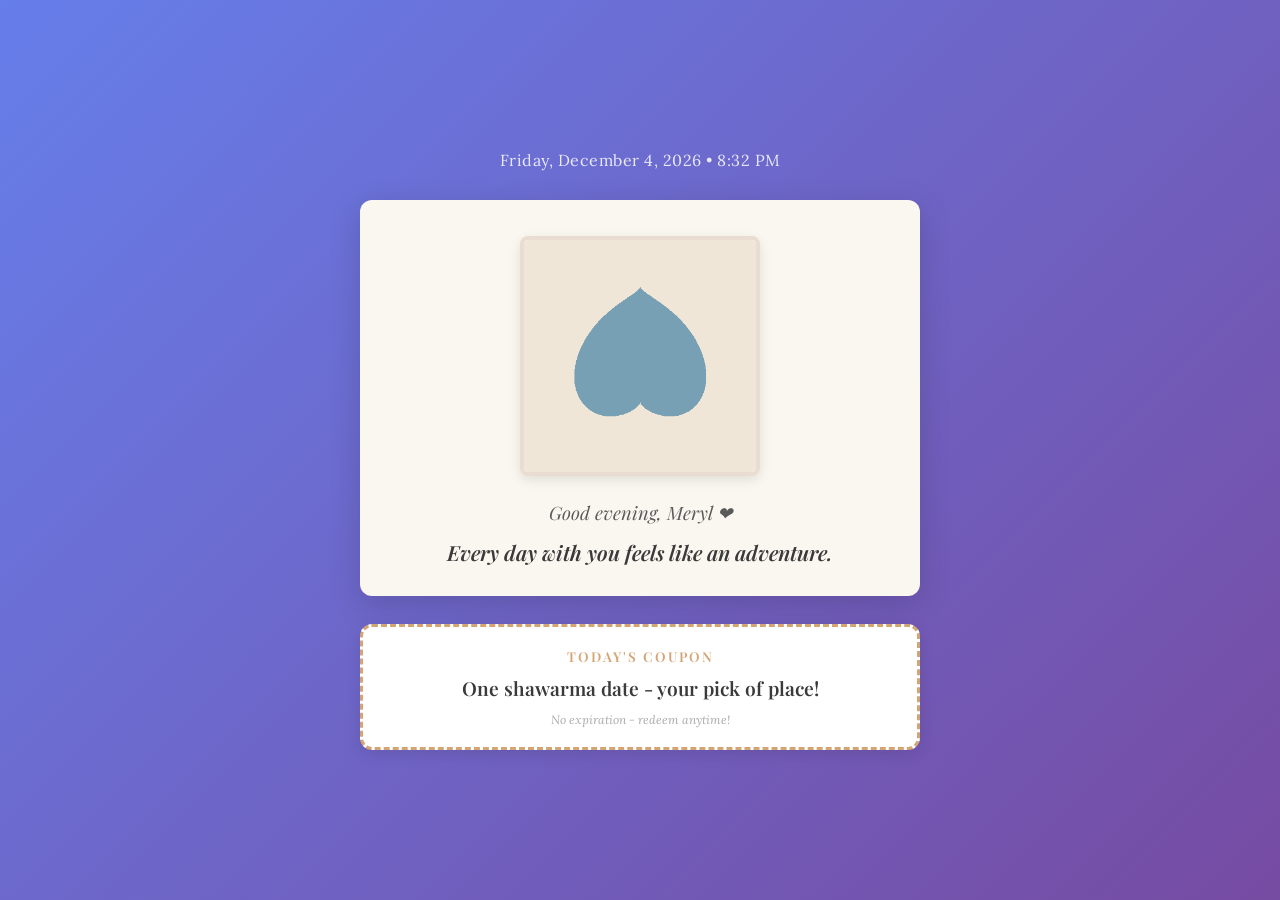
<file: chrome-extension/newtab.html>
<!DOCTYPE html>
<html lang="en">
<head>
  <meta charset="UTF-8">
  <meta name="viewport" content="width=device-width, initial-scale=1.0">
  <title>New Tab</title>
  <link rel="stylesheet" href="style.css">
  <link rel="preconnect" href="https://fonts.googleapis.com">
  <link rel="preconnect" href="https://fonts.gstatic.com" crossorigin>
  <link href="https://fonts.googleapis.com/css2?family=Playfair+Display:ital,wght@0,400;0,600;1,400&family=Lora:ital,wght@0,400;0,500;1,400&display=swap" rel="stylesheet">
</head>
<body>
  <div class="container">
    <p class="date" id="date"></p>

    <div class="card">
      <div class="photo-frame">
        <img id="daily-photo" src="" alt="Our photo">
      </div>
      <p class="greeting" id="greeting"></p>
      <p class="compliment" id="compliment"></p>
    </div>

    <div class="coupon-section" id="coupon-section">
      <div class="coupon">
        <div class="coupon-header">Today's Coupon</div>
        <p class="coupon-text" id="coupon-text"></p>
        <div class="coupon-footer">No expiration - redeem anytime!</div>
      </div>
    </div>
  </div>

  <script src="script.js"></script>
</body>
</html>
</file>
<file: chrome-extension/style.css>
* {
  margin: 0;
  padding: 0;
  box-sizing: border-box;
}

body {
  min-height: 100vh;
  background: linear-gradient(135deg, #667eea 0%, #764ba2 100%);
  display: flex;
  justify-content: center;
  align-items: center;
  font-family: 'Lora', Georgia, serif;
  color: #2d2d2d;
}

.container {
  text-align: center;
  padding: 40px 20px;
  max-width: 600px;
  width: 100%;
}

.date {
  font-family: 'Lora', Georgia, serif;
  font-size: 1rem;
  color: rgba(255, 255, 255, 0.85);
  margin-bottom: 30px;
  letter-spacing: 0.5px;
}

.card {
  background: #faf6f0;
  border-radius: 12px;
  padding: 36px 32px 28px;
  box-shadow: 0 8px 32px rgba(0, 0, 0, 0.15);
  margin-bottom: 28px;
}

.photo-frame {
  width: 240px;
  height: 240px;
  margin: 0 auto 24px;
  border-radius: 8px;
  overflow: hidden;
  border: 4px solid #e8ddd0;
  box-shadow: 0 4px 12px rgba(0, 0, 0, 0.1);
}

.photo-frame img {
  width: 100%;
  height: 100%;
  object-fit: cover;
}

.greeting {
  font-family: 'Playfair Display', Georgia, serif;
  font-size: 1.15rem;
  color: #5a5a5a;
  margin-bottom: 12px;
  font-style: italic;
}

.compliment {
  font-family: 'Playfair Display', Georgia, serif;
  font-size: 1.3rem;
  font-weight: 600;
  color: #3a3a3a;
  line-height: 1.5;
  font-style: italic;
}

.coupon-section {
  margin-top: 8px;
}

.coupon {
  background: #fff;
  border: 3px dashed #d4a574;
  border-radius: 12px;
  padding: 20px 24px;
  position: relative;
  box-shadow: 0 4px 16px rgba(0, 0, 0, 0.1);
}

.coupon-header {
  font-family: 'Playfair Display', Georgia, serif;
  font-size: 0.85rem;
  text-transform: uppercase;
  letter-spacing: 2px;
  color: #d4a574;
  margin-bottom: 10px;
  font-weight: 600;
}

.coupon-text {
  font-family: 'Playfair Display', Georgia, serif;
  font-size: 1.2rem;
  color: #3a3a3a;
  font-weight: 600;
  line-height: 1.4;
}

.coupon-footer {
  font-size: 0.75rem;
  color: #aaa;
  margin-top: 10px;
  font-style: italic;
}
</file>
